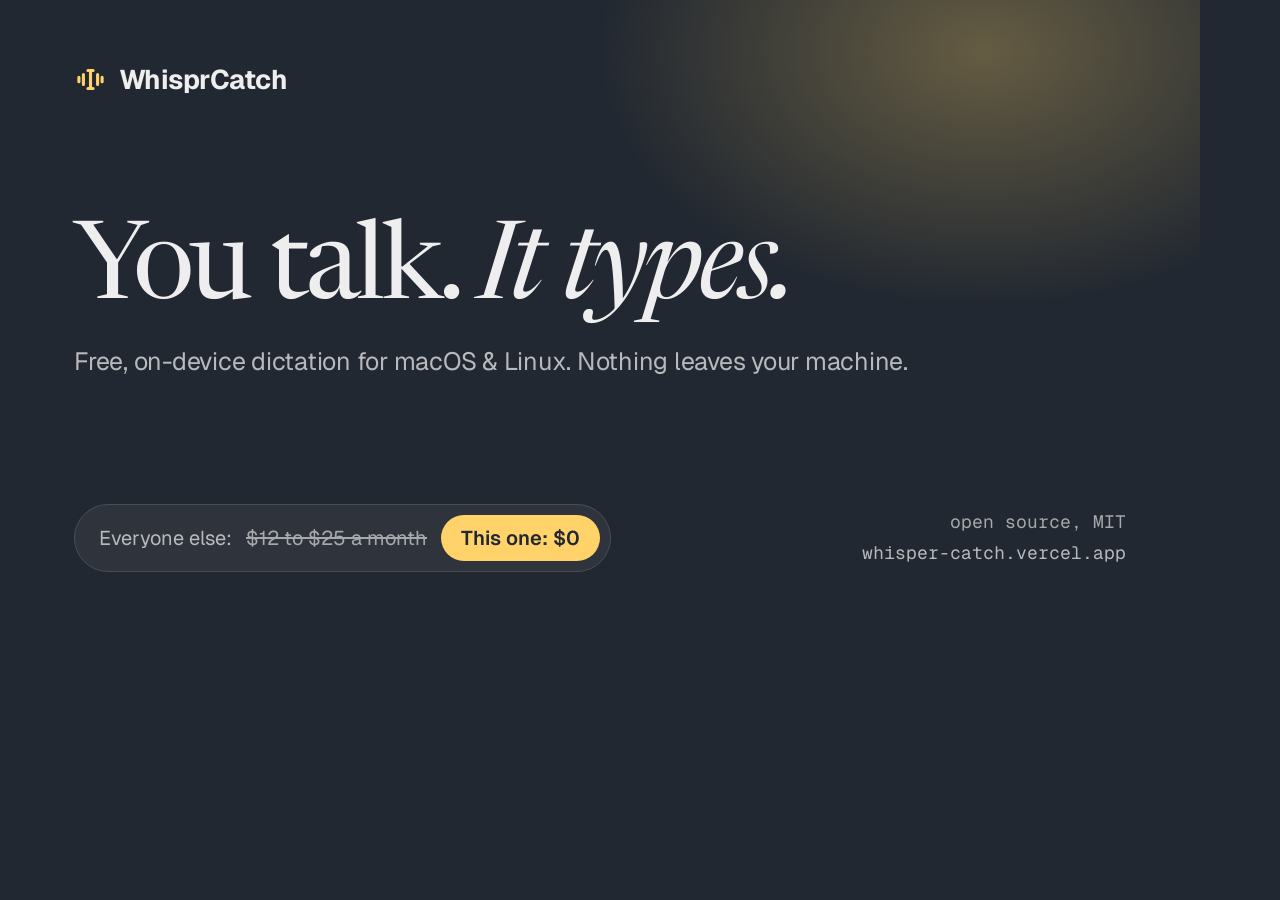
<file: docs/og-card.html>
<!doctype html>
<html lang="en">
<head>
<meta charset="utf-8">
<link rel="preconnect" href="https://fonts.googleapis.com">
<link rel="preconnect" href="https://fonts.gstatic.com" crossorigin>
<link href="https://fonts.googleapis.com/css2?family=Geist:wght@400;500;600;700&family=Geist+Mono:wght@400;500&family=Newsreader:ital,opsz,wght@0,6..72,300..500;1,6..72,300..500&display=swap" rel="stylesheet">
<style>
  /* Tokens mirror docs/DESIGN.md Part A (dark charcoal + yellow). Render at 1200x630. */
  :root {
    --bg: #222831;
    --sheet: #2e333c;
    --fg: #eeeeee;
    --fg-2: #b8b9bc;
    --muted: #a6a8ab;
    --border: #494e55;
    --accent: #ffd369;
    --on-accent: #222831;
    --accent-glow: rgba(255, 211, 105, .30);
    --strike: #a6a8ab;
    --sans: "Geist", sans-serif;
    --serif: "Newsreader", Georgia, serif;
    --mono: "Geist Mono", monospace;
  }
  * { margin: 0; padding: 0; box-sizing: border-box; }
  html, body { width: 1200px; height: 630px; overflow: hidden; }
  body {
    background: var(--bg);
    color: var(--fg);
    font-family: var(--sans);
    -webkit-font-smoothing: antialiased;
    position: relative;
  }

  /* the same yellow bloom the hero has */
  .glow {
    position: absolute; inset: 0;
    background: radial-gradient(46% 58% at 82% 8%, var(--accent-glow), transparent 70%);
  }

  .card {
    position: absolute; inset: 0;
    padding: 62px 74px 58px;
    display: flex; flex-direction: column; justify-content: space-between;
  }

  .brand {
    display: flex; align-items: center; gap: 12px;
    font-weight: 700; font-size: 27px; letter-spacing: -.02em;
  }
  .brand svg { color: var(--accent); }

  h1 {
    font-family: var(--serif); font-weight: 400;
    font-size: 108px; line-height: .92; letter-spacing: -.035em;
  }
  h1 .it { font-style: italic; }
  .sub {
    margin-top: 22px; font-size: 25px; color: var(--fg-2); letter-spacing: -.01em;
  }

  .foot { display: flex; align-items: center; justify-content: space-between; gap: 24px; }

  .pricetag {
    display: inline-flex; align-items: center; gap: 14px;
    background: var(--sheet); border: 1px solid var(--border);
    border-radius: 999px; padding: 10px 10px 10px 24px;
    font-size: 20px; color: var(--fg-2);
  }
  .pricetag s { color: var(--muted); text-decoration-color: var(--strike); text-decoration-thickness: 2px; }
  .pricetag b {
    background: var(--accent); color: var(--on-accent); font-weight: 600;
    padding: 10px 20px; border-radius: 999px; font-size: 20px;
  }

  .meta { font-family: var(--mono); font-size: 18px; color: var(--muted); text-align: right; line-height: 1.7; }
  .meta b { color: var(--fg-2); font-weight: 400; }
</style>
</head>
<body>
  <div class="glow"></div>

  <div class="card">
    <div class="brand">
      <svg width="33" height="33" viewBox="0 0 512 512" aria-hidden="true"><g fill="none" stroke="currentColor" stroke-width="48" stroke-linecap="round"><path d="M76 222v68M146 180v152M366 180v152M436 222v68"/><path d="M256 116v280M216 116h80M216 396h80"/></g></svg>
      WhisprCatch
    </div>

    <div>
      <h1>You talk. <span class="it">It types.</span></h1>
      <p class="sub">Free, on-device dictation for macOS &amp; Linux. Nothing leaves your machine.</p>
    </div>

    <div class="foot">
      <div class="pricetag">
        Everyone else: <s>$12 to $25 a month</s> <b>This one: $0</b>
      </div>
      <div class="meta">open source, MIT<br><b>whisper-catch.vercel.app</b></div>
    </div>
  </div>
</body>
</html>
</file>
